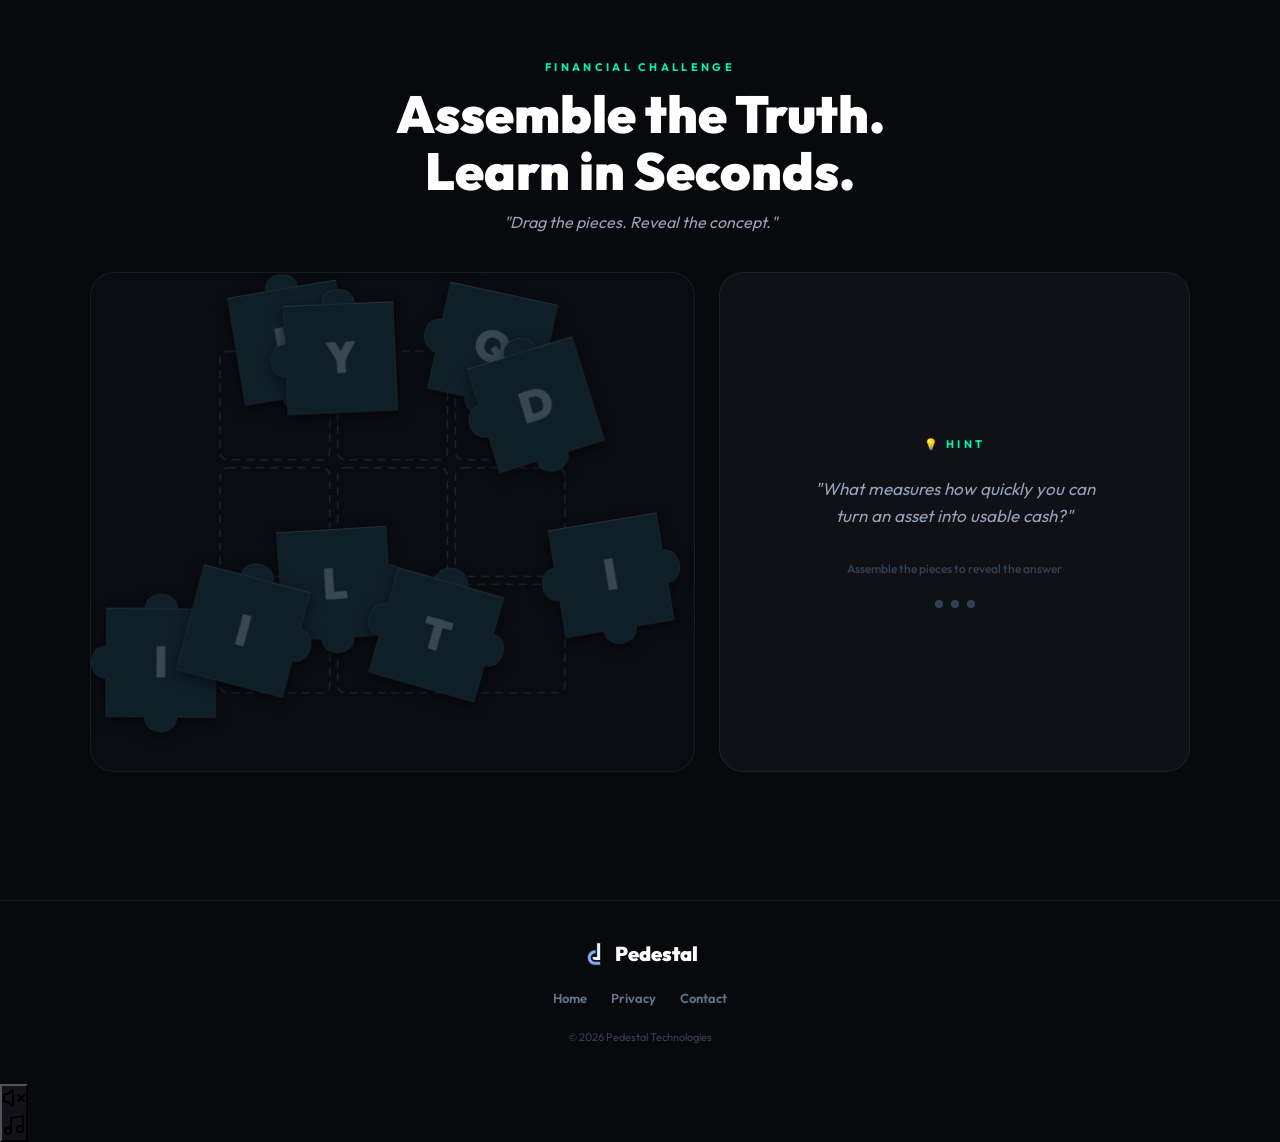
<file: jigsaw.html>
<!DOCTYPE html>
<html lang="en">
<head>
<meta charset="UTF-8">
<meta name="viewport" content="width=device-width, initial-scale=1.0">
<title>Jigsaw Puzzle — Pedestal</title>
<meta name="description" content="Test your financial knowledge with the Pedestal Jigsaw Challenge. Assemble the truth and learn in seconds.">
<link rel="icon" href="favicon.ico?v=2" type="image/x-icon">
<link rel="icon" type="image/png" href="logo.png">
<link rel="apple-touch-icon" href="logo.png">
<link href="https://fonts.googleapis.com/css2?family=Outfit:wght@400;500;700;800;900&display=swap" rel="stylesheet">
<script src="https://cdnjs.cloudflare.com/ajax/libs/gsap/3.12.5/gsap.min.js"></script>
<style>
*{margin:0;padding:0;box-sizing:border-box}
body{background:#07090D;font-family:'Outfit',sans-serif;color:#fff;overflow-x:hidden}
#jigsaw-section{position:relative;width:100%;min-height:100vh;background:#07090D;overflow:hidden;display:flex;flex-direction:column;align-items:center;padding:60px 24px 40px}
.jig-header{text-align:center;margin-bottom:40px;z-index:2}
.jig-header .tag{color:#00F5A0;font-size:11px;text-transform:uppercase;letter-spacing:0.3em;font-weight:700;margin-bottom:12px}
.jig-header h2{font-size:clamp(32px,5vw,52px);font-weight:900;line-height:1.1;margin-bottom:12px}
.jig-header .sub{color:#94a3b8;font-size:16px;font-style:italic}
.jig-layout{display:flex;gap:24px;width:100%;max-width:1100px;flex:1;min-height:0}
.jig-canvas-wrap{flex:0 0 55%;position:relative;border-radius:24px;border:1px solid rgba(255,255,255,0.06);overflow:hidden;background:#0a0c12;height:500px}
.jig-canvas-wrap canvas{width:100%!important;height:100%!important;display:block;touch-action:none}
.jig-panel{flex:0 0 calc(45% - 24px);background:#0F1117;border-radius:24px;border:1px solid rgba(255,255,255,0.06);display:flex;flex-direction:column;justify-content:center;align-items:center;padding:40px 32px;text-align:center;height:500px;transition:background 0.6s ease}
.jig-panel.revealed{background:rgba(0,245,160,0.03)}
.panel-waiting{display:flex;flex-direction:column;align-items:center;gap:16px}
.panel-waiting p{color:#64748b;font-style:italic;font-size:15px;line-height:1.7}
.panel-dots{display:flex;gap:8px}
.panel-dots span{width:8px;height:8px;border-radius:50%;background:#334155;animation:dotPulse 1.5s ease-in-out infinite}
.panel-dots span:nth-child(2){animation-delay:0.3s}
.panel-dots span:nth-child(3){animation-delay:0.6s}
@keyframes dotPulse{0%,100%{opacity:0.3;transform:scale(1)}50%{opacity:1;transform:scale(1.3)}}
.panel-reveal{display:none;flex-direction:column;align-items:center;gap:20px;width:100%}
.panel-reveal .unlock-tag{color:#00F5A0;font-size:11px;text-transform:uppercase;letter-spacing:0.3em;font-weight:700}
.panel-reveal .word{font-size:clamp(28px,4vw,42px);font-weight:900;line-height:1.1}
.panel-reveal .word-sub{font-size:clamp(24px,3.5vw,36px);font-weight:900;opacity:0.7}
.panel-reveal .def{color:#cbd5e1;font-size:15px;line-height:1.8;max-width:320px}
.xp-badge{display:inline-flex;align-items:center;gap:8px;background:rgba(0,245,160,0.1);border:1px solid rgba(0,245,160,0.2);border-radius:100px;padding:8px 20px;font-size:14px;font-weight:700;color:#00F5A0}
.jig-cta{width:100%;padding:14px;border-radius:14px;border:none;background:#00F5A0;color:#07090D;font-family:'Outfit',sans-serif;font-size:15px;font-weight:800;cursor:pointer;transition:transform 0.2s,box-shadow 0.2s}
.jig-cta:hover{transform:translateY(-2px);box-shadow:0 8px 24px rgba(0,245,160,0.25)}
.jig-reset{background:none;border:none;color:#64748b;font-family:'Outfit',sans-serif;font-size:13px;cursor:pointer;margin-top:20px;display:none;align-items:center;gap:6px;transition:color 0.2s}
.jig-reset:hover{color:#fff}
.ghost-outline{position:absolute;pointer-events:none;border:2px dashed rgba(255,255,255,0.08);border-radius:16px;z-index:0}
@media(max-width:768px){
.jig-layout{flex-direction:column}
.jig-canvas-wrap{flex:none;width:100%;height:350px}
.jig-panel{flex:none;width:100%;height:auto;min-height:280px}
#jigsaw-section{padding:40px 16px 32px}
.jig-header h2{font-size:28px}
}
</style>
</head>
<body>
<section id="jigsaw-section">
<div class="jig-header" id="jig-header">
<div class="tag">FINANCIAL CHALLENGE</div>
<h2>Assemble the Truth.<br>Learn in Seconds.</h2>
<p class="sub">"Drag the pieces. Reveal the concept."</p>
</div>
<div class="jig-layout">
<div class="jig-canvas-wrap" id="canvas-wrap">
<canvas id="puzzle-canvas"></canvas>
</div>
<div class="jig-panel" id="jig-panel">
<div class="panel-waiting" id="panel-wait">
<div style="font-size:11px;text-transform:uppercase;letter-spacing:0.3em;font-weight:700;color:#00F5A0;margin-bottom:8px">💡 HINT</div>
<p id="hint-text" style="font-size:17px;color:#94a3b8;line-height:1.6;font-style:italic;max-width:280px"></p>
<div style="margin-top:16px;font-size:12px;color:#334155;font-weight:500">Assemble the pieces to reveal the answer</div>
<div class="panel-dots" style="margin-top:8px"><span></span><span></span><span></span></div>
<button id="peek-btn" onclick="peekWord()" style="display:none;margin-top:20px;background:rgba(255,255,255,0.04);border:1px solid rgba(255,255,255,0.1);color:#64748b;font-family:'Outfit',sans-serif;font-size:12px;padding:8px 18px;border-radius:100px;cursor:pointer;align-items:center;gap:6px;transition:all 0.2s"
onmouseover="this.style.color='#fff'" onmouseout="this.style.color='#64748b'">👁 Peek at the word (3s)</button>
</div>
<div class="panel-reveal" id="panel-reveal">
<div class="unlock-tag">CONCEPT UNLOCKED ✓</div>
<div class="word" id="rv-word"></div>
<div class="word-sub" id="rv-sub"></div>
<div class="def" id="rv-def"></div>
<div class="xp-badge" id="rv-xp"></div>
<button class="jig-cta" onclick="window.open('waitlist.html','_self')">Join Pedestal — It's Free →</button>
</div>
</div>
</div>
<button class="jig-reset" id="jig-reset" onclick="resetPuzzle()">↻ Try another concept →</button>
</section>
    <!-- Footer -->
    <footer style="width:100%; padding: 40px 24px; background: #07090D; border-top: 1px solid rgba(255,255,255,0.06); position: relative; z-index: 10;">
        <div style="max-width: 1100px; margin: 0 auto; display: flex; flex-direction: column; md:flex-row; justify-content: space-between; align-items: center; gap: 24px;">
            <div style="display: flex; align-items: center; gap: 8px;">
                <img src="logo.png" alt="Logo" style="width: 24px; height: 24px; object-contain: true;">
                <span style="font-weight: 900; font-size: 20px;">Pedestal</span>
            </div>
            <div style="display: flex; gap: 24px; font-size: 13px; color: #64748b; font-weight: 600;">
                <a href="index.html" style="color: inherit; text-decoration: none; transition: color 0.2s;" onmouseover="this.style.color='#00F5A0'" onmouseout="this.style.color='#64748b'">Home</a>
                <a href="privacy-policy.html" style="color: inherit; text-decoration: none; transition: color 0.2s;" onmouseover="this.style.color='#00F5A0'" onmouseout="this.style.color='#64748b'">Privacy</a>
                <a href="mailto:pedestalfinance@gmail.com" style="color: inherit; text-decoration: none; transition: color 0.2s;" onmouseover="this.style.color='#00F5A0'" onmouseout="this.style.color='#64748b'">Contact</a>
            </div>
            <div style="font-size: 11px; color: #334155;">&copy; 2026 Pedestal Technologies</div>
        </div>
    </footer>

    <script>
const puzzleWords=[
{word:"COMPOUND",color:"#00F5A0",subtitle:"INTEREST",hint:"What type of interest earns you money on your already-earned interest?",definition:"Interest on interest. ₹10,000 at 12% becomes ₹31,058 in 10 years.",xp:150},
{word:"INFLATION",color:"#FF6B35",subtitle:"EXPLAINED",hint:"What invisible force makes your ₹100 worth less every single year?",definition:"Your ₹100 today buys ₹94 worth of goods next year. Silently.",xp:120},
{word:"LIQUIDITY",color:"#00D9FF",subtitle:"MATTERS",hint:"What measures how quickly you can turn an asset into usable cash?",definition:"How fast you can convert an asset to cash without losing value.",xp:130},
{word:"BULL RUN",color:"#FBBF24",subtitle:"VS BEAR",hint:"What do we call it when markets keep rising 20%+ with strong optimism?",definition:"Markets rising 20%+ from recent lows. Greed drives it. Fear ends it.",xp:140},
{word:"RISK",color:"#A855F7",subtitle:"VS REWARD",hint:"What must you always accept more of if you want higher potential returns?",definition:"Higher potential return always comes with higher potential loss. Always.",xp:110},
{word:"MUTUAL",color:"#F472B6",subtitle:"FUNDS",hint:"What pools money from many investors and is managed by a professional?",definition:"A professionally managed fund that pools money from many investors to buy securities.",xp:130},
{word:"BUDGET",color:"#34D399",subtitle:"PLANNING",hint:"What's the plan that tracks every rupee you earn and spend each month?",definition:"A spending plan based on income and expenses. The first step to financial freedom.",xp:100},
{word:"EQUITY",color:"#60A5FA",subtitle:"SHARES",hint:"What do you actually own when you buy a piece of a company on the stock market?",definition:"Ownership stake in a company. When the company grows, your equity grows too.",xp:140},
{word:"CREDIT",color:"#FB923C",subtitle:"SCORE",hint:"What 3-digit number between 300-900 decides if a bank will trust you with a loan?",definition:"A number from 300-900 that tells lenders how reliable you are with borrowed money.",xp:120},
{word:"RUPEE",color:"#E879F9",subtitle:"COST AVG",hint:"What strategy involves investing a fixed amount regularly regardless of market price?",definition:"Investing fixed amounts at regular intervals. You buy more when prices are low, less when high.",xp:110}
];

const canvas=document.getElementById('puzzle-canvas');
const ctx=canvas.getContext('2d');
const wrap=document.getElementById('canvas-wrap');
let W,H,dpr,pieces=[],dragging=null,dragOff={x:0,y:0},solvedCount=0,failAttempts=0,peekActive=false,currentWord,headerHidden=false,animFrame;

function pickWord(){
  currentWord=puzzleWords[Math.floor(Math.random()*puzzleWords.length)];
  const hintEl=document.getElementById('hint-text');
  if(hintEl) hintEl.textContent='"'+currentWord.hint+'"';
}

function resize(){
  const r=wrap.getBoundingClientRect();
  dpr=Math.min(window.devicePixelRatio,2);
  W=r.width; H=r.height;
  canvas.width=W*dpr; canvas.height=H*dpr;
  canvas.style.width=W+'px'; canvas.style.height=H+'px';
  ctx.setTransform(dpr,0,0,dpr,0,0);
}

function createPieces(){
  pieces=[]; solvedCount=0;
  const isMobile = W < 500;
  // Strip spaces — each letter becomes one piece
  const letters = currentWord.word.split('').filter(ch => ch !== ' ');
  const n = letters.length;

  // Compute best grid layout
  let cols, rows;
  if(n <= 3)       { cols = n; rows = 1; }
  else if(n <= 4)  { cols = 4; rows = 1; }
  else if(n <= 6)  { cols = 3; rows = 2; }
  else if(n <= 8)  { cols = 4; rows = 2; }
  else             { cols = 3; rows = 3; }

  // Piece size fits the grid + canvas
  const gap = isMobile ? 4 : 8;
  const maxPW = Math.floor((W * 0.92 - gap*(cols+1)) / cols);
  const maxPH = Math.floor((H * 0.72 - gap*(rows+1)) / rows);
  const pw = Math.min(maxPW, isMobile ? 72 : 110);
  const ph = Math.min(maxPH, isMobile ? 88 : 130);

  const totalW = cols*pw + (cols-1)*gap;
  const totalH = rows*ph + (rows-1)*gap;
  const ox = (W - totalW) / 2;
  const oy = (H - totalH) / 2;
  const padX = pw + 16;
  const padY = ph + 16;

  // Pre-calculate non-overlapping scatter positions
  const scatterPositions = [];
  for(let i=0; i<n; i++){
    let sx, sy, attempts=0, ok=false;
    while(!ok && attempts<300){
      sx = padX/2 + Math.random()*(W - padX);
      sy = padY/2 + Math.random()*(H - padY);
      ok = true;
      for(const sp of scatterPositions){
        if(Math.abs(sx-sp.x)<pw*0.85 && Math.abs(sy-sp.y)<ph*0.85){ ok=false; break; }
      }
      attempts++;
    }
    scatterPositions.push({x: sx - pw/2, y: sy - ph/2});
  }

  // Create one piece per letter, in correct left→right, top→bottom order
  for(let i=0; i<n; i++){
    const r = Math.floor(i / cols);
    const c = i % cols;
    const tx = ox + c*(pw+gap);
    const ty = oy + r*(ph+gap);
    const sp = scatterPositions[i];
    const sRot = (Math.random()-0.5)*40;
    pieces.push({
      x: sp.x, y: sp.y, w: pw, h: ph,
      tx: tx, ty: ty,
      rot: sRot,
      scatterX: sp.x, scatterY: sp.y, scatterRot: sRot,
      locked: false, hovered: false,
      char: letters[i],
      phase: Math.random()*Math.PI*2,
      floatSpeed: 3+Math.random()*2,
      col: c, row: r, cols: cols, rows: rows,
      emissive: 0.08,
      scale: 1
    });
  }
}

function drawJigsawPath(p){
  const hw=p.w/2, hh=p.h/2;
  const tab=Math.min(p.w, p.h)*0.15;
  ctx.beginPath();
  // Top edge — tab in if row > 0
  ctx.moveTo(-hw, -hh);
  if(p.row > 0){
    ctx.lineTo(-tab, -hh);
    ctx.bezierCurveTo(-tab, -hh-tab*1.2, tab, -hh-tab*1.2, tab, -hh);
  }
  ctx.lineTo(hw, -hh);
  // Right edge — tab out if not last col
  if(p.col < p.cols-1){
    ctx.lineTo(hw, -tab);
    ctx.bezierCurveTo(hw+tab*1.2, -tab, hw+tab*1.2, tab, hw, tab);
  }
  ctx.lineTo(hw, hh);
  // Bottom edge — tab out if not last row
  if(p.row < p.rows-1){
    ctx.lineTo(tab, hh);
    ctx.bezierCurveTo(tab, hh+tab*1.2, -tab, hh+tab*1.2, -tab, hh);
  }
  ctx.lineTo(-hw, hh);
  // Left edge — tab in if col > 0
  if(p.col > 0){
    ctx.lineTo(-hw, tab);
    ctx.bezierCurveTo(-hw-tab*1.2, tab, -hw-tab*1.2, -tab, -hw, -tab);
  }
  ctx.lineTo(-hw, -hh);
  ctx.closePath();
}

function drawPiece(p){
  ctx.save();
  const cx=p.x+p.w/2, cy=p.y+p.h/2;
  ctx.translate(cx, cy);
  ctx.rotate(p.rot*Math.PI/180);
  ctx.scale(p.scale, p.scale);

  // Shadow
  ctx.shadowColor='rgba(0,0,0,0.5)';
  ctx.shadowBlur = p.locked ? 6 : (p.hovered||p===dragging ? 24 : 14);
  ctx.shadowOffsetY = p.locked ? 1 : (p===dragging ? 10 : 4);

  // Path
  drawJigsawPath(p);

  // Fill with emissive tint
  const cR=parseInt(currentWord.color.slice(1,3),16);
  const cG=parseInt(currentWord.color.slice(3,5),16);
  const cB=parseInt(currentWord.color.slice(5,7),16);
  const em=p.emissive;
  const fR=Math.floor(15 + cR/255*em*220);
  const fG=Math.floor(17 + cG/255*em*220);
  const fB=Math.floor(23 + cB/255*em*220);
  ctx.fillStyle=`rgb(${fR},${fG},${fB})`;
  ctx.fill();

  // Border
  ctx.shadowColor='transparent';
  ctx.lineWidth = p.locked ? 2 : 1;
  ctx.strokeStyle = p.locked ? currentWord.color : (p.hovered ? 'rgba(255,255,255,0.25)' : 'rgba(255,255,255,0.06)');
  ctx.stroke();

  // Top bevel highlight
  ctx.beginPath();
  ctx.moveTo(-p.w/2, -p.h/2);
  ctx.lineTo(p.w/2, -p.h/2);
  ctx.strokeStyle='rgba(255,255,255,0.06)';
  ctx.lineWidth=1;
  ctx.stroke();

  // Character
  if(p.char){
    const alpha = p.locked ? 1 : 0.18;
    ctx.fillStyle=`rgba(255,255,255,${alpha})`;
    ctx.font=`900 ${p.w*0.4}px Outfit`;
    ctx.textAlign='center';
    ctx.textBaseline='middle';
    ctx.fillText(p.char, 0, 2);
  }
  ctx.restore();
}

function drawGhostSlots(){
  if(!pieces.length) return;
  // Use actual piece target positions for perfect alignment
  ctx.save();
  pieces.forEach(p=>{
    if(p.locked) return;
    // Check if dragging piece is near this slot
    let nearSlot = false;
    if(dragging === p){
      const dx = Math.abs((p.x+p.w/2) - (p.tx+p.w/2));
      const dy = Math.abs((p.y+p.h/2) - (p.ty+p.h/2));
      nearSlot = (dx < 80 && dy < 80);
    }
    ctx.save();
    if(nearSlot){
      // Glowing green slot when piece is near
      ctx.shadowColor = currentWord.color;
      ctx.shadowBlur = 20;
      ctx.strokeStyle = currentWord.color;
      ctx.lineWidth = 2;
      ctx.setLineDash([]);
    } else {
      ctx.strokeStyle = 'rgba(255,255,255,0.1)';
      ctx.lineWidth = 1.5;
      ctx.setLineDash([8, 6]);
    }
    // Draw rounded rect for slot
    const r = 8;
    ctx.beginPath();
    ctx.moveTo(p.tx + r, p.ty);
    ctx.lineTo(p.tx + p.w - r, p.ty);
    ctx.arcTo(p.tx + p.w, p.ty, p.tx + p.w, p.ty + r, r);
    ctx.lineTo(p.tx + p.w, p.ty + p.h - r);
    ctx.arcTo(p.tx + p.w, p.ty + p.h, p.tx + p.w - r, p.ty + p.h, r);
    ctx.lineTo(p.tx + r, p.ty + p.h);
    ctx.arcTo(p.tx, p.ty + p.h, p.tx, p.ty + p.h - r, r);
    ctx.lineTo(p.tx, p.ty + r);
    ctx.arcTo(p.tx, p.ty, p.tx + r, p.ty, r);
    ctx.closePath();
    ctx.stroke();
    ctx.restore();
  });
  ctx.restore();
}

function draw(t){
  ctx.clearRect(0,0,W,H);
  drawGhostSlots();
  // Sort: locked first, then unlocked, dragging on top
  const sorted=[...pieces].sort((a,b)=>{
    if(a===dragging)return 1; if(b===dragging)return -1;
    if(a.locked && !b.locked)return -1;
    if(!a.locked && b.locked)return 1;
    return 0;
  });
  sorted.forEach(p=>drawPiece(p));
}

function animate(t){
  // Float idle animation
  pieces.forEach(p=>{
    if(p.locked || p===dragging) return;
    p.y = p.scatterY + Math.sin(t/1000/p.floatSpeed*Math.PI*2 + p.phase)*5;
    p.rot = p.scatterRot + Math.sin(t/1000/8 + p.phase)*0.4;
  });
  // Lerp scale (no hover highlight emissive — challenge mode)
  pieces.forEach(p=>{
    const ts = p===dragging ? 1.08 : 1;
    p.scale += (ts - p.scale)*0.15;
    const te = p.locked ? 0.25 : (peekActive && !p.locked ? 0.18 : (dragging && p!==dragging ? 0.02 : 0.08));
    p.emissive += (te - p.emissive)*0.1;
  });
  draw(t);
  animFrame = requestAnimationFrame(animate);
}

function hitTest(mx,my){
  for(let i=pieces.length-1; i>=0; i--){
    const p=pieces[i];
    if(p.locked) continue;
    const cx=p.x+p.w/2, cy=p.y+p.h/2;
    const dx=mx-cx, dy=my-cy;
    const cos=Math.cos(-p.rot*Math.PI/180), sin=Math.sin(-p.rot*Math.PI/180);
    const lx=dx*cos - dy*sin, ly=dx*sin + dy*cos;
    if(Math.abs(lx) < p.w/2*1.2 && Math.abs(ly) < p.h/2*1.2) return p;
  }
  return null;
}

function getPos(e){
  const r=canvas.getBoundingClientRect();
  let clientX, clientY;
  if(e.touches && e.touches.length > 0){
    clientX = e.touches[0].clientX;
    clientY = e.touches[0].clientY;
  } else if(e.changedTouches && e.changedTouches.length > 0){
    clientX = e.changedTouches[0].clientX;
    clientY = e.changedTouches[0].clientY;
  } else {
    clientX = e.clientX;
    clientY = e.clientY;
  }
  return { x: clientX - r.left, y: clientY - r.top };
}

function onDown(e){
  e.preventDefault();
  const pos=getPos(e);
  const p=hitTest(pos.x, pos.y);
  if(!p) return;
  dragging = p;
  dragOff.x = pos.x - p.x;
  dragOff.y = pos.y - p.y;
  canvas.style.cursor='grabbing';
  if(!headerHidden){
    headerHidden=true;
    gsap.to('#jig-header',{opacity:0,y:-20,duration:0.5,ease:'power2.out'});
  }
  // Bring to front
  const idx=pieces.indexOf(p);
  pieces.splice(idx,1); pieces.push(p);
}

function onMove(e){
  e.preventDefault();
  const pos=getPos(e);
  if(dragging){
    // Direct follow — responsive drag
    dragging.x = pos.x - dragOff.x;
    dragging.y = pos.y - dragOff.y;
    dragging.rot += (0 - dragging.rot)*0.15;
    return;
  }
  const found=hitTest(pos.x, pos.y);
  pieces.forEach(p=>p.hovered = (p===found));
  canvas.style.cursor = found ? 'grab' : 'default';
}

function onUp(e){
  if(!dragging) return;
  const p=dragging;
  dragging=null;
  canvas.style.cursor='default';

  // Check snap distance (center-to-center)
  const pcx=p.x+p.w/2, pcy=p.y+p.h/2;
  const tcx=p.tx+p.w/2, tcy=p.ty+p.h/2;
  const dist=Math.sqrt((pcx-tcx)**2 + (pcy-tcy)**2);

  if(dist < 80){
    p.locked=true;
    solvedCount++;
    gsap.to(p,{x:p.tx, y:p.ty, rot:0, duration:0.35, ease:'elastic.out(1,0.5)'});
    gsap.to(p,{emissive:1, duration:0.15, yoyo:true, repeat:1, onComplete:()=>{p.emissive=0.25}});
    if(solvedCount===pieces.length) setTimeout(onSolve, 400);
  } else {
    failAttempts++;
    gsap.to(p,{x:p.scatterX, y:p.scatterY, rot:p.scatterRot, duration:0.5, ease:'back.out(2.5)'});
    gsap.to(p,{emissive:0.6, duration:0.12, yoyo:true, repeat:1, onComplete:()=>{p.emissive=0.08}});
    const origRot=p.scatterRot;
    gsap.to(p,{rot:origRot+5, duration:0.04, yoyo:true, repeat:5, onComplete:()=>{p.rot=origRot}});
    // Show peek button after 3 failed attempts
    if(failAttempts === 3){
      const peekBtn = document.getElementById('peek-btn');
      if(peekBtn){ peekBtn.style.display='inline-flex'; gsap.from(peekBtn,{opacity:0,y:8,duration:0.4}); }
    }
  }
}

function onSolve(){
  const tl=gsap.timeline();
  tl.to(pieces,{emissive:0.9, duration:0.4, stagger:0.05},0);
  tl.to(pieces,{emissive:0.3, duration:0.3, stagger:0.03},0.5);
  pieces.forEach(p=>{ tl.to(p,{scale:0.96, duration:0.12},0.2); tl.to(p,{scale:1.06, duration:0.18},0.32); tl.to(p,{scale:1, duration:0.2},0.5); });
  tl.add(()=>spawnConfetti(),0.8);
  tl.add(()=>{
    const panel=document.getElementById('jig-panel');
    const wait=document.getElementById('panel-wait');
    const reveal=document.getElementById('panel-reveal');
    panel.classList.add('revealed');
    gsap.to(wait,{opacity:0, duration:0.3, onComplete:()=>{wait.style.display='none'}});
    document.getElementById('rv-word').style.color=currentWord.color;
    document.getElementById('rv-sub').textContent=currentWord.subtitle;
    document.getElementById('rv-sub').style.color=currentWord.color;
    document.getElementById('rv-def').textContent=currentWord.definition;
    document.getElementById('rv-xp').textContent=`+${currentWord.xp} XP  •  🔥 Streak +1`;
    reveal.style.display='flex';
    gsap.from(reveal,{opacity:0, y:30, duration:0.6, ease:'power3.out'});
    const wordEl=document.getElementById('rv-word');
    const letters=currentWord.word.split('');
    wordEl.innerHTML=letters.map(l=>`<span style="display:inline-block;opacity:0;transform:scale(0)">${l}</span>`).join('');
    gsap.to(wordEl.querySelectorAll('span'),{opacity:1, scale:1, duration:0.3, stagger:0.04, ease:'back.out(2)', delay:0.2});
    gsap.from(document.getElementById('rv-sub'),{opacity:0, y:15, duration:0.4, delay:0.5});
    gsap.from(document.getElementById('rv-def'),{opacity:0, y:15, duration:0.5, delay:0.7});
    gsap.from(document.getElementById('rv-xp'),{opacity:0, scale:0.5, duration:0.4, delay:0.9, ease:'back.out(3)'});
    gsap.from(document.querySelector('.jig-cta'),{opacity:0, y:10, duration:0.4, delay:1.2});
  },1.0);
  tl.add(()=>{
    const btn=document.getElementById('jig-reset');
    btn.style.display='flex';
    gsap.from(btn,{opacity:0, y:10, duration:0.4});
  },1.8);
}

function spawnConfetti(){
  const colors=[currentWord.color,'#fff','#FFD700','#FF6B35','#00D9FF'];
  const conf=[];
  for(let i=0;i<40;i++){
    conf.push({x:W/2, y:H/2, vx:(Math.random()-0.5)*12, vy:-Math.random()*10-4,
      size:3+Math.random()*5, color:colors[Math.floor(Math.random()*colors.length)],
      rot:Math.random()*360, vr:(Math.random()-0.5)*10, life:1});
  }
  function step(){
    let alive=false;
    conf.forEach(c=>{
      if(c.life<=0)return;
      alive=true;
      c.x+=c.vx; c.y+=c.vy; c.vy+=0.25; c.rot+=c.vr; c.life-=0.015;
      ctx.save();
      ctx.translate(c.x,c.y); ctx.rotate(c.rot*Math.PI/180);
      ctx.globalAlpha=Math.max(0,c.life);
      ctx.fillStyle=c.color;
      ctx.fillRect(-c.size/2,-c.size/2,c.size,c.size);
      ctx.restore();
    });
    if(alive) requestAnimationFrame(step);
  }
  step();
}

function peekWord(){
  if(peekActive) return;
  peekActive = true;
  const peekBtn = document.getElementById('peek-btn');
  if(peekBtn) peekBtn.innerHTML = '✨ Peeking...';
  
  // Briefly show where each piece goes
  pieces.forEach(p => {
    if(!p.locked) {
      gsap.to(p, {
        x: p.tx, y: p.ty, rot: 0, 
        duration: 0.6, ease: 'power2.out'
      });
    }
  });

  // Hide after 3 seconds
  setTimeout(() => {
    pieces.forEach(p => {
      if(!p.locked) {
        gsap.to(p, {
          x: p.scatterX, y: p.scatterY, rot: p.scatterRot,
          duration: 0.8, ease: 'back.inOut(1.7)'
        });
      }
    });
    setTimeout(() => { 
      peekActive = false; 
      if(peekBtn) peekBtn.innerHTML = '👁 Peek at the word (3s)';
    }, 800);
  }, 3000);
}

function resetPuzzle(){
  cancelAnimationFrame(animFrame);
  headerHidden=false;
  failAttempts = 0;
  peekActive = false;
  
  const peekBtn = document.getElementById('peek-btn');
  if(peekBtn) peekBtn.style.display = 'none';

  gsap.set('#jig-header',{clearProps:'all'});
  gsap.to('#jig-header',{opacity:1, y:0, duration:0.5});
  const panel=document.getElementById('jig-panel');
  const wait=document.getElementById('panel-wait');
  const reveal=document.getElementById('panel-reveal');
  panel.classList.remove('revealed');
  wait.style.display='flex'; wait.style.opacity='1';
  reveal.style.display='none';
  document.getElementById('jig-reset').style.display='none';
  pickWord(); resize(); createPieces();
  animFrame=requestAnimationFrame(animate);
}

function init(){
  pickWord(); resize(); createPieces();
  // Events
  canvas.addEventListener('mousedown',onDown);
  canvas.addEventListener('mousemove',onMove);
  canvas.addEventListener('mouseup',onUp);
  canvas.addEventListener('mouseleave',onUp);
  canvas.addEventListener('touchstart',onDown,{passive:false});
  canvas.addEventListener('touchmove',onMove,{passive:false});
  canvas.addEventListener('touchend',onUp,{passive:false});
  window.addEventListener('resize',()=>{resize(); if(solvedCount===0)createPieces()});
  animFrame=requestAnimationFrame(animate);
}

init();
</script>
    <script src="audio-manager.js"></script>
</body>
</html>
</file>
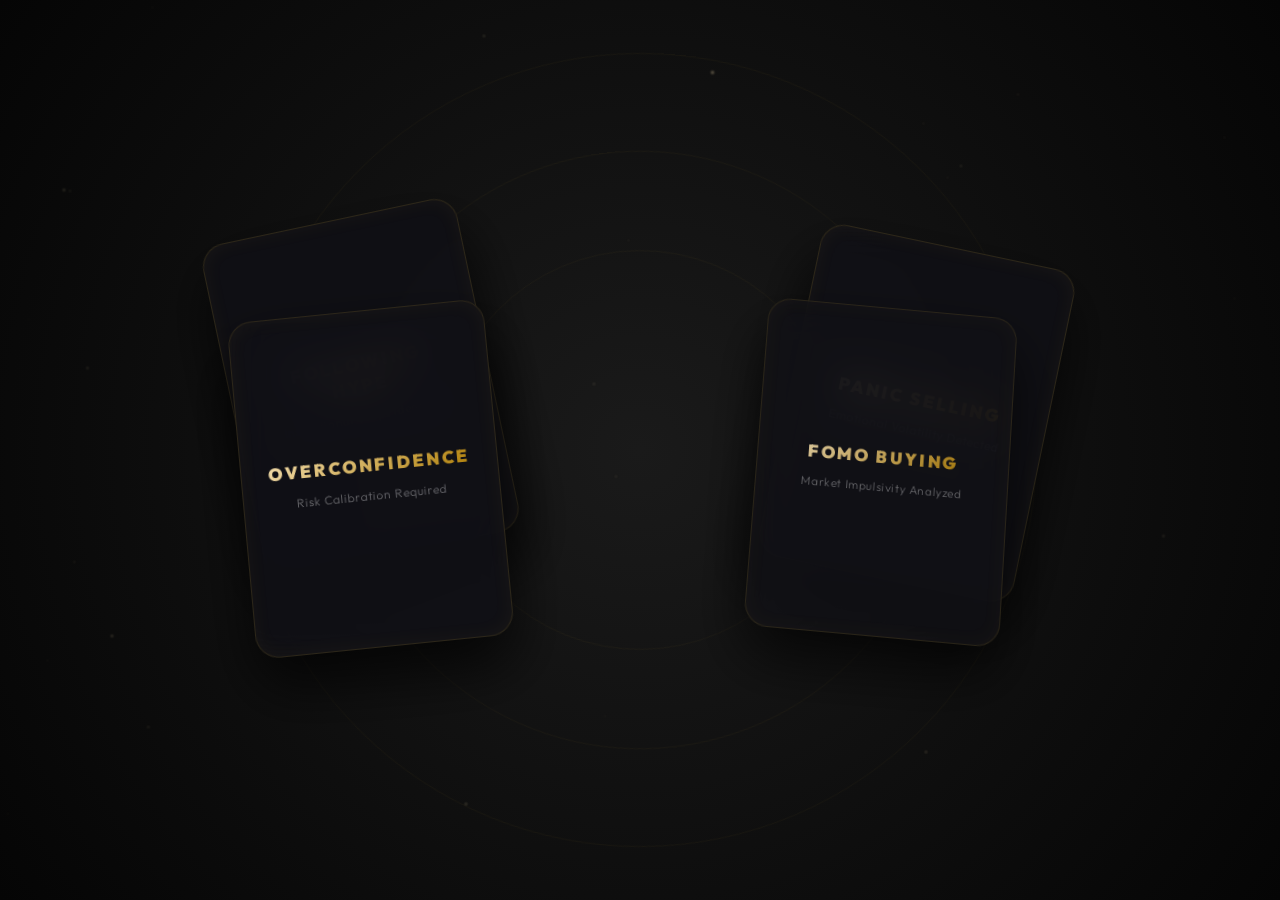
<file: loader.html>
<!DOCTYPE html>
<html lang="en">
<head>
    <meta charset="UTF-8">
    <meta name="viewport" content="width=device-width, initial-scale=1.0">
    <title>Pedestal | Luxury Fintech Experience</title>
    <meta name="description" content="Pedestal is initializing. Preparing India's premier gamified financial ecosystem.">
    <link rel="icon" href="favicon.ico?v=2" type="image/x-icon">
    <link rel="icon" type="image/png" href="logo.png">
    <link rel="apple-touch-icon" href="logo.png">
    <link rel="preconnect" href="https://fonts.googleapis.com">
    <link rel="preconnect" href="https://fonts.gstatic.com" crossorigin>
    <link href="https://fonts.googleapis.com/css2?family=Outfit:wght@300;400;600;900&display=swap" rel="stylesheet">
    <script src="https://cdnjs.cloudflare.com/ajax/libs/gsap/3.12.2/gsap.min.js"></script>
    <style>
        :root {
            --bg: #050505;
            --card-surface: rgba(15, 15, 20, 0.9);
            --gold-primary: #d4af37;
            --gold-light: #f9e2af;
            --gold-deep: #b8860b;
            --border-gold: rgba(212, 175, 55, 0.15);
            --text-main: #ffffff;
            --text-dim: rgba(255, 255, 255, 0.4);
            --gold-glow: rgba(212, 175, 55, 0.3);
        }

        * {
            margin: 0;
            padding: 0;
            box-sizing: border-box;
        }

        body {
            background-color: var(--bg);
            color: var(--text-main);
            font-family: 'Outfit', sans-serif;
            height: 100vh;
            display: flex;
            justify-content: center;
            align-items: center;
            overflow: hidden;
            -webkit-font-smoothing: antialiased;
        }

        #loader-container {
            position: relative;
            width: 100%;
            height: 100%;
            display: flex;
            justify-content: center;
            align-items: center;
            opacity: 0;
            background: radial-gradient(circle at center, #1a1a1a 0%, #050505 100%);
        }

        /* Ambient Orbits */
        .orbit {
            position: absolute;
            border: 1px solid rgba(212, 175, 55, 0.05);
            border-radius: 50%;
            pointer-events: none;
        }

        /* Card Styles */
        .card {
            position: absolute;
            width: 260px;
            height: 340px;
            background: var(--card-surface);
            backdrop-filter: blur(20px);
            -webkit-backdrop-filter: blur(20px);
            border: 1px solid var(--border-gold);
            border-radius: 24px;
            display: flex;
            flex-direction: column;
            justify-content: center;
            align-items: center;
            padding: 32px;
            text-align: center;
            box-shadow: 0 30px 60px rgba(0, 0, 0, 0.8), 
                        inset 0 0 20px rgba(212, 175, 55, 0.05);
            transform-style: preserve-3d;
            perspective: 1200px;
            z-index: 2;
            overflow: hidden;
        }

        /* Light Sweep Effect */
        .card::after {
            content: '';
            position: absolute;
            top: -50%;
            left: -150%;
            width: 100%;
            height: 200%;
            background: linear-gradient(
                to right,
                transparent,
                rgba(255, 255, 255, 0.05),
                transparent
            );
            transform: rotate(30deg);
            transition: 0.5s;
            pointer-events: none;
        }

        .bias-card {
            visibility: hidden;
        }

        .bias-card h3 {
            font-weight: 900;
            font-size: 1.1rem;
            letter-spacing: 0.15em;
            text-transform: uppercase;
            color: var(--gold-primary);
            margin-bottom: 12px;
            background: linear-gradient(135deg, var(--gold-light), var(--gold-deep));
            -webkit-background-clip: text;
            -webkit-text-fill-color: transparent;
        }

        .bias-card p {
            font-size: 0.75rem;
            color: var(--text-dim);
            font-weight: 300;
            letter-spacing: 0.05em;
        }

        /* Core Card Specifics */
        .core-card {
            visibility: hidden;
            z-index: 10;
            width: 300px;
            height: 380px;
            border: 1px solid rgba(212, 175, 55, 0.3);
            box-shadow: 0 0 40px rgba(0, 0, 0, 0.8), 0 0 20px var(--gold-glow);
        }

        .pedestal-label {
            font-size: 0.65rem;
            letter-spacing: 0.4em;
            color: var(--gold-primary);
            text-transform: uppercase;
            margin-bottom: 20px;
            font-weight: 600;
            opacity: 0.8;
        }

        .core-headline {
            font-weight: 900;
            font-size: 1.6rem;
            line-height: 1.1;
            margin-bottom: 32px;
            background: linear-gradient(135deg, #fff 0%, var(--gold-light) 100%);
            -webkit-background-clip: text;
            -webkit-text-fill-color: transparent;
        }

        .divider-line {
            width: 60px;
            height: 1px;
            background: linear-gradient(to right, transparent, var(--gold-primary), transparent);
            margin-bottom: 32px;
            box-shadow: 0 0 15px var(--gold-primary);
        }

        .core-subtext {
            font-size: 0.8rem;
            color: var(--text-dim);
            font-weight: 300;
            line-height: 1.6;
        }

        /* Progress System */
        .progress-container {
            position: absolute;
            bottom: 80px;
            display: flex;
            flex-direction: column;
            align-items: center;
            opacity: 0;
            z-index: 15;
        }

        .progress-ring {
            width: 60px;
            height: 60px;
            transform: rotate(-90deg);
        }

        .progress-ring circle {
            fill: none;
            stroke-width: 1.5;
            stroke-linecap: round;
        }

        .progress-ring .track {
            stroke: rgba(212, 175, 55, 0.1);
        }

        .progress-ring .bar {
            stroke: var(--gold-primary);
            stroke-dasharray: 188.4; /* 2 * PI * 30 */
            stroke-dashoffset: 188.4;
            filter: drop-shadow(0 0 5px var(--gold-primary));
        }

        .progress-status {
            margin-top: 20px;
            font-size: 0.7rem;
            font-weight: 600;
            letter-spacing: 0.2em;
            color: var(--gold-light);
            text-transform: uppercase;
            opacity: 0.8;
        }

        /* Gold Particles */
        .gold-dust {
            position: absolute;
            background: var(--gold-light);
            border-radius: 50%;
            pointer-events: none;
            filter: blur(1px);
        }

        @media (max-width: 480px) {
            .card { width: 220px; height: 300px; }
            .core-card { width: 260px; height: 340px; }
            .core-headline { font-size: 1.3rem; }
        }
    </style>
</head>
<body>

    <div id="loader-container">
        <!-- Background Orbits -->
        <div class="orbit" id="orbit-1" style="width: 400px; height: 400px;"></div>
        <div class="orbit" id="orbit-2" style="width: 600px; height: 600px;"></div>
        <div class="orbit" id="orbit-3" style="width: 800px; height: 800px;"></div>

        <!-- Bias Cards -->
        <div class="card bias-card" id="card-1">
            <h3>FOLLOWING HYPE</h3>
            <p>Institutional Traps Identified</p>
        </div>

        <div class="card bias-card" id="card-2">
            <h3>PANIC SELLING</h3>
            <p>Emotional Volatility Detected</p>
        </div>

        <div class="card bias-card" id="card-3">
            <h3>OVERCONFIDENCE</h3>
            <p>Risk Calibration Required</p>
        </div>

        <div class="card bias-card" id="card-4">
            <h3>FOMO BUYING</h3>
            <p>Market Impulsivity Analyzed</p>
        </div>

        <!-- Core Final Card -->
        <div class="card core-card" id="core-card">
            <div class="pedestal-label">PEDESTAL PRESTIGE</div>
            <h2 class="core-headline">Calibrating Your<br>Instincts.</h2>
            <div class="divider-line"></div>
            <p class="core-subtext">Mapping cognitive patterns to<br>high-stakes environments.</p>
        </div>

        <!-- Progress Indicator -->
        <div class="progress-container" id="progress-container">
            <svg class="progress-ring">
                <circle class="track" cx="30" cy="30" r="28"></circle>
                <circle class="bar" cx="30" cy="30" r="28" id="progress-bar"></circle>
            </svg>
            <div class="progress-status" id="progress-status">Initializing Core...</div>
        </div>
    </div>

    <script>
        const tl = gsap.timeline();

        // 1. Initial State & Particles
        function initScene() {
            const container = document.getElementById('loader-container');
            
            // Orbits
            gsap.set(".orbit", { opacity: 0, scale: 0.5 });
            gsap.to("#orbit-1", { rotation: 360, duration: 40, repeat: -1, ease: "none" });
            gsap.to("#orbit-2", { rotation: -360, duration: 60, repeat: -1, ease: "none" });
            gsap.to("#orbit-3", { rotation: 360, duration: 80, repeat: -1, ease: "none" });

            // Gold Dust
            for (let i = 0; i < 40; i++) {
                const p = document.createElement('div');
                p.className = 'gold-dust';
                const size = Math.random() * 2 + 0.5;
                p.style.width = `${size}px`;
                p.style.height = `${size}px`;
                p.style.left = `${Math.random() * 100}%`;
                p.style.top = `${Math.random() * 100}%`;
                p.style.opacity = Math.random() * 0.4;
                container.appendChild(p);
                
                gsap.to(p, {
                    y: "-=100",
                    x: `+=${(Math.random() - 0.5) * 50}`,
                    opacity: 0,
                    duration: 5 + Math.random() * 5,
                    repeat: -1,
                    delay: Math.random() * 5,
                    ease: "power1.out"
                });
            }
        }

        initScene();

        const cards = [
            document.getElementById('card-1'),
            document.getElementById('card-2'),
            document.getElementById('card-3'),
            document.getElementById('card-4')
        ];
        const coreCard = document.getElementById('core-card');
        const progressContainer = document.getElementById('progress-container');
        const progressBar = document.getElementById('progress-bar');
        const progressStatus = document.getElementById('progress-status');

        // 1. ENTRY
        tl.to("#loader-container", { opacity: 1, duration: 0.8, ease: "power2.inOut" });
        tl.to(".orbit", { opacity: 1, scale: 1, duration: 1.2, stagger: 0.1, ease: "power3.out" }, 0.2);

        // 2. CARD DEAL
        gsap.set(cards, { 
            visibility: "visible", 
            x: 0, 
            y: 0, 
            opacity: 0,
            scale: 0.8,
            rotationX: 45,
            transformPerspective: 1200
        });

        const cardPositions = [
            { x: -280, y: -200, rotation: -12 },
            { x: 280, y: -200, rotation: 12 },
            { x: -280, y: 200, rotation: -6 },
            { x: 280, y: 200, rotation: 6 }
        ];

        if (window.innerWidth < 768) {
            const offset = 120;
            cardPositions[0] = { x: -offset, y: -220, rotation: -10 };
            cardPositions[1] = { x: offset, y: -220, rotation: 10 };
            cardPositions[2] = { x: -offset, y: 220, rotation: -10 };
            cardPositions[3] = { x: offset, y: 220, rotation: 10 };
        }

        cards.forEach((card, index) => {
            const pos = cardPositions[index];
            
            tl.to(card, {
                opacity: 1,
                scale: 1,
                x: pos.x,
                y: pos.y,
                rotation: pos.rotation,
                rotationX: 0,
                duration: 0.8,
                ease: "expo.out",
                onStart: () => {
                    // Light Sweep Animation
                    gsap.to(card, {
                        "--sweep-x": "200%",
                        duration: 1,
                        ease: "power2.inOut"
                    });
                }
            }, 0.5 + index * 0.15);

            // Continuous subtle float
            gsap.to(card, {
                y: pos.y + 15,
                duration: 3 + index,
                repeat: -1,
                yoyo: true,
                ease: "sine.inOut"
            });
        });

        // 3. COLLAPSE
        tl.to(cards, {
            x: 0,
            y: 0,
            rotation: 0,
            scale: 0.4,
            opacity: 0,
            duration: 0.6,
            stagger: 0.08,
            ease: "power4.in"
        }, 2.0);

        // 4. CORE CARD
        tl.set(coreCard, { visibility: "visible", opacity: 0, scale: 0.9, y: 40 }, 2.2);
        tl.to(coreCard, {
            opacity: 1,
            scale: 1,
            y: 0,
            duration: 1,
            ease: "power4.out"
        }, 2.2);

        // Text reveal
        tl.from(".pedestal-label", { opacity: 0, letterSpacing: "1em", duration: 0.8 }, 2.4);
        tl.from(".core-headline", { opacity: 0, y: 20, duration: 0.8 }, 2.6);
        tl.from(".divider-line", { scaleX: 0, duration: 1, ease: "power3.out" }, 2.8);
        tl.from(".core-subtext", { opacity: 0, duration: 0.8 }, 3.0);

        // 5. PROGRESS
        tl.to(progressContainer, { opacity: 1, duration: 0.8 }, 2.8);
        tl.to(progressBar, {
            strokeDashoffset: 0,
            duration: 1.5,
            ease: "power1.inOut"
        }, 3.0);

        const statusTexts = ["Analyzing Patterns", "Logic Calibration", "System Ready"];
        statusTexts.forEach((txt, i) => {
            tl.add(() => {
                gsap.to(progressStatus, {
                    opacity: 0,
                    duration: 0.2,
                    onComplete: () => {
                        progressStatus.textContent = txt;
                        gsap.to(progressStatus, { opacity: 0.8, duration: 0.2 });
                    }
                });
            }, 3.0 + (i * 0.5));
        });

        // 6. EXIT
        tl.to("#loader-container", {
            scale: 1.1,
            opacity: 0,
            duration: 0.8,
            ease: "power3.inOut"
        }, 4.5);

    </script>
</body>
</html>
</file>
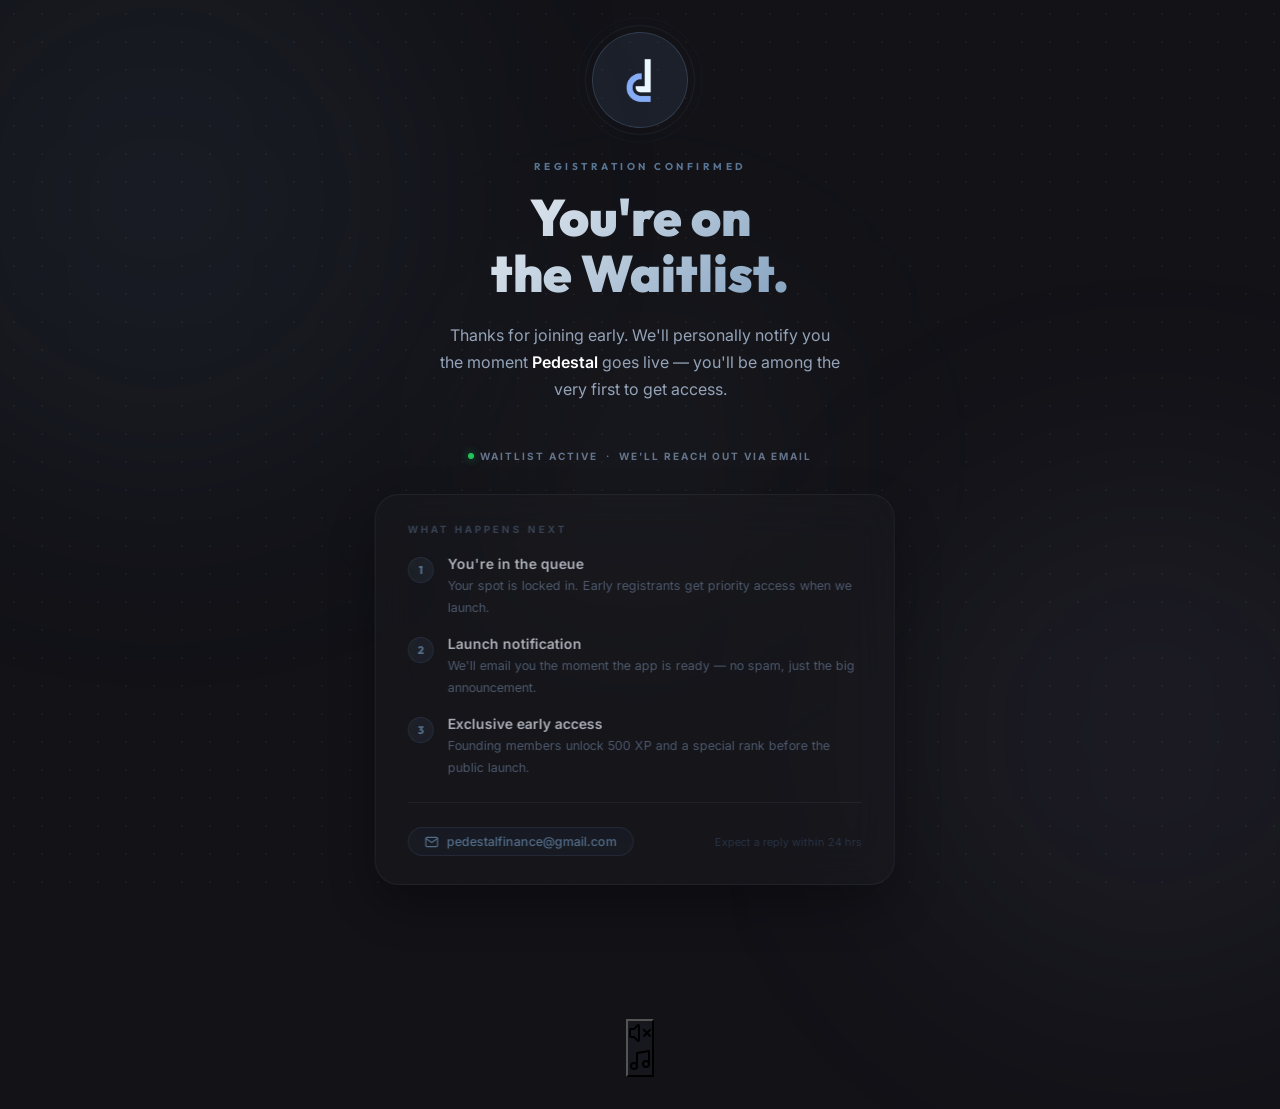
<file: registrationtemplate.html>
<!DOCTYPE html>
<html lang="en">
<head>
    <meta charset="UTF-8">
    <meta name="viewport" content="width=device-width, initial-scale=1.0">
    <title>You're on the List | Pedestal</title>
    <meta name="description" content="Confirmation of your registration for the Pedestal waitlist. Welcome to the future of finance.">
    <link rel="icon" href="favicon.ico?v=2" type="image/x-icon">
    <link rel="icon" type="image/png" href="logo.png">
    <link rel="apple-touch-icon" href="logo.png">
    <link href="https://fonts.googleapis.com/css2?family=Outfit:wght@400;500;700;800;900&family=Inter:wght@300;400;500;600&display=swap" rel="stylesheet">
    <script src="https://cdnjs.cloudflare.com/ajax/libs/gsap/3.12.2/gsap.min.js"></script>
    <style>
        :root {
            --bg-dark: #121217;
            --neon-blue: #6b8fb3;
            --neon-green: #d5f0ff;
            --neon-purple: #9a8cb9;
            --border-color: rgba(255,255,255,0.08);
        }

        *, *::before, *::after { box-sizing: border-box; margin: 0; padding: 0; }

        body {
            background-color: var(--bg-dark);
            color: #fff;
            font-family: 'Inter', sans-serif;
            min-height: 100vh;
            display: flex;
            flex-direction: column;
            align-items: center;
            justify-content: center;
            padding: 2rem 1.5rem;
            overflow-x: hidden;
        }

        /* Background orbs */
        .orb {
            position: fixed;
            border-radius: 50%;
            pointer-events: none;
            z-index: 0;
            filter: blur(120px);
        }
        .orb-1 { width: 45vw; height: 45vw; top: -10%; left: -10%; background: rgba(107,143,179,0.08); }
        .orb-2 { width: 40vw; height: 40vw; bottom: -10%; right: -10%; background: rgba(154,140,185,0.08); }
        .orb-3 { width: 25vw; height: 25vw; top: 50%; left: 50%; transform: translate(-50%,-50%); background: rgba(213,240,255,0.04); }

        /* Floating dots grid */
        .dots-bg {
            position: fixed;
            inset: 0;
            z-index: 0;
            background-image: radial-gradient(circle, rgba(255,255,255,0.035) 1px, transparent 1px);
            background-size: 28px 28px;
            pointer-events: none;
        }

        .container {
            max-width: 520px;
            width: 100%;
            position: relative;
            z-index: 10;
            text-align: center;
        }

        /* Icon badge */
        .icon-wrap {
            width: 96px;
            height: 96px;
            border-radius: 50%;
            background: rgba(107,143,179,0.12);
            border: 1px solid rgba(107,143,179,0.25);
            display: flex;
            align-items: center;
            justify-content: center;
            margin: 0 auto 2rem;
            position: relative;
            animation: pulse-ring 3s ease-in-out infinite;
        }

        .icon-wrap::before {
            content: '';
            position: absolute;
            inset: -8px;
            border-radius: 50%;
            border: 1px solid rgba(107,143,179,0.12);
            animation: pulse-ring 3s ease-in-out infinite 0.5s;
        }

        .icon-wrap::after {
            content: '';
            position: absolute;
            inset: -16px;
            border-radius: 50%;
            border: 1px solid rgba(107,143,179,0.06);
            animation: pulse-ring 3s ease-in-out infinite 1s;
        }

        @keyframes pulse-ring {
            0%, 100% { opacity: 1; transform: scale(1); }
            50% { opacity: 0.7; transform: scale(1.04); }
        }

        .icon-wrap svg {
            width: 44px;
            height: 44px;
            color: var(--neon-blue);
            stroke: var(--neon-blue);
            fill: none;
            stroke-width: 1.5;
            stroke-linecap: round;
            stroke-linejoin: round;
        }

        /* Heading */
        .eyebrow {
            font-family: 'Outfit', sans-serif;
            font-size: 10px;
            font-weight: 700;
            letter-spacing: 0.35em;
            text-transform: uppercase;
            color: var(--neon-blue);
            margin-bottom: 1rem;
            opacity: 0.8;
        }

        h1 {
            font-family: 'Outfit', sans-serif;
            font-size: clamp(2.2rem, 6vw, 3.2rem);
            font-weight: 900;
            line-height: 1.1;
            margin-bottom: 1.25rem;
            background: linear-gradient(135deg, #fff 0%, var(--neon-blue) 100%);
            -webkit-background-clip: text;
            -webkit-text-fill-color: transparent;
        }

        .subtitle {
            color: #94a3b8;
            font-size: 1rem;
            line-height: 1.7;
            max-width: 400px;
            margin: 0 auto 2.5rem;
        }

        .subtitle span {
            color: #fff;
            font-weight: 600;
        }

        /* Info card */
        .glass-card {
            background: rgba(28,28,36,0.55);
            backdrop-filter: blur(20px);
            border: 1px solid var(--border-color);
            border-radius: 24px;
            padding: 1.75rem 2rem;
            margin-bottom: 1.5rem;
            box-shadow: 0 20px 50px rgba(0,0,0,0.4);
        }

        .steps-list {
            list-style: none;
            text-align: left;
            display: flex;
            flex-direction: column;
            gap: 1.1rem;
        }

        .steps-list li {
            display: flex;
            align-items: flex-start;
            gap: 0.85rem;
        }

        .step-num {
            width: 26px;
            height: 26px;
            min-width: 26px;
            border-radius: 50%;
            background: rgba(107,143,179,0.12);
            border: 1px solid rgba(107,143,179,0.2);
            color: var(--neon-blue);
            font-family: 'Outfit', sans-serif;
            font-weight: 800;
            font-size: 11px;
            display: flex;
            align-items: center;
            justify-content: center;
            margin-top: 2px;
        }

        .step-text strong {
            display: block;
            font-size: 0.875rem;
            font-weight: 600;
            color: #e2e8f0;
            margin-bottom: 2px;
        }

        .step-text span {
            font-size: 0.78rem;
            color: #64748b;
            line-height: 1.5;
        }

        /* Divider */
        .divider {
            height: 1px;
            background: var(--border-color);
            margin: 1.5rem 0;
        }

        /* Email pill */
        .email-pill {
            display: inline-flex;
            align-items: center;
            gap: 0.5rem;
            background: rgba(107,143,179,0.08);
            border: 1px solid rgba(107,143,179,0.18);
            border-radius: 999px;
            padding: 0.4rem 1rem;
            font-size: 0.78rem;
            color: var(--neon-blue);
            font-weight: 500;
        }

        .email-pill svg {
            width: 14px; height: 14px;
            stroke: currentColor; fill: none;
            stroke-width: 2; stroke-linecap: round; stroke-linejoin: round;
        }

        /* CTA */
        .btn-primary {
            display: flex;
            align-items: center;
            justify-content: center;
            gap: 0.6rem;
            width: 100%;
            padding: 1rem;
            border-radius: 16px;
            background: var(--neon-green);
            color: #121217;
            font-family: 'Outfit', sans-serif;
            font-weight: 800;
            font-size: 0.9rem;
            letter-spacing: 0.06em;
            text-transform: uppercase;
            border: none;
            cursor: pointer;
            text-decoration: none;
            transition: transform 0.25s cubic-bezier(0.4,0,0.2,1), box-shadow 0.25s;
        }

        .btn-primary:hover {
            transform: translateY(-3px);
            box-shadow: 0 12px 32px rgba(213,240,255,0.25);
        }

        .btn-primary svg {
            width: 18px; height: 18px;
            stroke: currentColor; fill: none;
            stroke-width: 2.5; stroke-linecap: round; stroke-linejoin: round;
            transition: transform 0.2s;
        }

        .btn-primary:hover svg { transform: translateX(3px); }

        .btn-secondary {
            display: flex;
            align-items: center;
            justify-content: center;
            gap: 0.5rem;
            width: 100%;
            padding: 0.85rem;
            border-radius: 14px;
            background: transparent;
            border: 1px solid var(--border-color);
            color: #94a3b8;
            font-size: 0.85rem;
            font-weight: 600;
            cursor: pointer;
            text-decoration: none;
            transition: background 0.2s, color 0.2s;
            margin-top: 0.75rem;
        }

        .btn-secondary:hover { background: rgba(255,255,255,0.05); color: #fff; }

        .btn-secondary svg {
            width: 15px; height: 15px;
            stroke: currentColor; fill: none;
            stroke-width: 2; stroke-linecap: round; stroke-linejoin: round;
        }

        /* Status tag */
        .status-tag {
            display: inline-flex;
            align-items: center;
            gap: 0.4rem;
            font-size: 10px;
            font-weight: 700;
            letter-spacing: 0.2em;
            text-transform: uppercase;
            color: #64748b;
            margin-bottom: 2rem;
        }

        .status-dot {
            width: 6px; height: 6px;
            border-radius: 50%;
            background: #22c55e;
            box-shadow: 0 0 8px rgba(34,197,94,0.6);
            animation: blink 2s ease-in-out infinite;
        }

        @keyframes blink {
            0%, 100% { opacity: 1; }
            50% { opacity: 0.4; }
        }

        /* Footer */
        footer {
            margin-top: 3rem;
            text-align: center;
            font-size: 10px;
            color: #334155;
            letter-spacing: 0.15em;
            text-transform: uppercase;
        }

        /* Confetti */
        .confetti-piece {
            position: fixed;
            width: 7px;
            height: 7px;
            border-radius: 50%;
            pointer-events: none;
            z-index: 999;
        }

        /* Animated entrance: all hidden initially */
        #main { opacity: 0; }

        @media (max-width: 640px) {
            body { padding: 1.5rem 1rem; justify-content: flex-start; pt-12; }
            .container { padding-top: 2rem; }
            .icon-wrap { width: 80px; height: 80px; margin-bottom: 1.5rem; }
            h1 { font-size: 2.25rem !important; }
            .glass-card { padding: 1.5rem 1.25rem; border-radius: 20px; }
            .steps-list { gap: 1rem; }
            .step-text strong { font-size: 0.8rem; }
            .step-text span { font-size: 0.7rem; }
            .email-pill { font-size: 0.7rem; padding: 0.35rem 0.85rem; width: 100%; justify-content: center; }
        }
    </style>
</head>
<body>

<div class="orb orb-1"></div>
<div class="orb orb-2"></div>
<div class="orb orb-3"></div>
<div class="dots-bg"></div>

<div class="container" id="main">

    <!-- Icon -->
    <div class="icon-wrap" id="icon-badge">
        <img src="logo.png" alt="Pedestal Logo" style="width: 50%; height: 50%; object-fit: contain;">
    </div>

    <!-- Eyebrow + heading -->
    <p class="eyebrow" id="eyebrow">Registration Confirmed</p>
    <h1 id="heading">You're on<br>the Waitlist.</h1>
    <p class="subtitle" id="subtitle">
        Thanks for joining early. We'll personally notify you the moment <span>Pedestal</span> goes live — you'll be among the very first to get access.
    </p>

    <!-- Status -->
    <div class="status-tag" id="status-tag">
        <div class="status-dot"></div>
        Waitlist Active &nbsp;·&nbsp; We'll reach out via email
    </div>

    <!-- What happens next card -->
    <div class="glass-card" id="card-steps">
        <p style="font-size:10px;letter-spacing:0.3em;text-transform:uppercase;color:#475569;font-weight:700;margin-bottom:1.25rem;text-align:left;">What Happens Next</p>
        <ul class="steps-list">
            <li>
                <div class="step-num">1</div>
                <div class="step-text">
                    <strong>You're in the queue</strong>
                    <span>Your spot is locked in. Early registrants get priority access when we launch.</span>
                </div>
            </li>
            <li>
                <div class="step-num">2</div>
                <div class="step-text">
                    <strong>Launch notification</strong>
                    <span>We'll email you the moment the app is ready — no spam, just the big announcement.</span>
                </div>
            </li>
            <li>
                <div class="step-num">3</div>
                <div class="step-text">
                    <strong>Exclusive early access</strong>
                    <span>Founding members unlock 500 XP and a special rank before the public launch.</span>
                </div>
            </li>
        </ul>
        <div class="divider"></div>
        <div style="display:flex;align-items:center;justify-content:space-between;flex-wrap:wrap;gap:0.75rem;">
            <span class="email-pill">
                <svg viewBox="0 0 24 24"><path d="M4 4h16c1.1 0 2 .9 2 2v12c0 1.1-.9 2-2 2H4c-1.1 0-2-.9-2-2V6c0-1.1.9-2 2-2z"/><polyline points="22,6 12,13 2,6"/></svg>
                pedestalfinance@gmail.com
            </span>
            <span style="font-size:11px;color:#334155;">Expect a reply within 24 hrs</span>
        </div>
    </div>

    <!-- CTAs -->
    <div id="ctas">
        <a href="index.html" class="btn-primary">
            Back to Home
            <svg viewBox="0 0 24 24"><line x1="5" y1="12" x2="19" y2="12"/><polyline points="12 5 19 12 12 19"/></svg>
        </a>
    </div>

</div>

<footer id="footer" style="opacity:0;position:relative;z-index:10;">
    Pedestal Finance © 2026 &nbsp;·&nbsp; We'll be in touch
</footer>

<script>
    // 0. Personalization logic
    const urlParams = new URLSearchParams(window.location.search);
    const userName = urlParams.get('name');
    if (userName) {
        document.getElementById('subtitle').innerHTML = `Hello <span style="color:#fff; font-weight:600;">${decodeURIComponent(userName)}</span>, thanks for joining early. We'll personally notify you the moment <span>Pedestal</span> goes live.`;
    }

    // Entrance animations
    const tl = gsap.timeline({ defaults: { ease: "power3.out" } });

    tl.to("#main", { opacity: 1, duration: 0 })
      .from("#icon-badge", { scale: 0, rotation: -30, duration: 0.7, ease: "back.out(1.7)" })
      .from("#eyebrow", { opacity: 0, y: 15, duration: 0.5 }, "-=0.2")
      .from("#heading", { opacity: 0, y: 20, duration: 0.6 }, "-=0.3")
      .from("#subtitle", { opacity: 0, y: 15, duration: 0.5 }, "-=0.3")
      .from("#status-tag", { opacity: 0, duration: 0.4 }, "-=0.2")
      .from("#card-steps", { opacity: 0, x: -20, duration: 0.6 }, "-=0.2")
      .from("#ctas", { opacity: 0, y: 20, duration: 0.5 }, "-=0.3")
      .to("#footer", { opacity: 1, duration: 0.6 }, "-=0.1");

    // Confetti burst
    function spawnConfetti() {
        const colors = ['#d5f0ff', '#6b8fb3', '#9a8cb9', '#22c55e'];
        for (let i = 0; i < 18; i++) {
            const c = document.createElement('div');
            c.className = 'confetti-piece';
            c.style.left = '50%';
            c.style.top = '30%';
            c.style.background = colors[Math.floor(Math.random() * colors.length)];
            document.body.appendChild(c);
            gsap.to(c, {
                x: (Math.random() - 0.5) * window.innerWidth * 0.75,
                y: (Math.random() * window.innerHeight * 0.6) + 50,
                opacity: 0,
                scale: 0,
                rotation: Math.random() * 360,
                duration: 1.4 + Math.random() * 0.8,
                ease: "power2.out",
                onComplete: () => c.remove()
            });
        }
    }
    setTimeout(spawnConfetti, 600);

    // Share
    function shareWaitlist() {
        if (navigator.share) {
            navigator.share({
                title: 'Join me on the Pedestal waitlist!',
                text: 'I just signed up for early access to Pedestal. Get your spot before it goes public.',
                url: window.location.origin
            }).catch(() => {});
        } else {
            navigator.clipboard.writeText(window.location.origin).then(() => {
                alert('Link copied to clipboard!');
            });
        }
    }
</script>
    <script src="audio-manager.js"></script>
</body>
</html>
</file>
